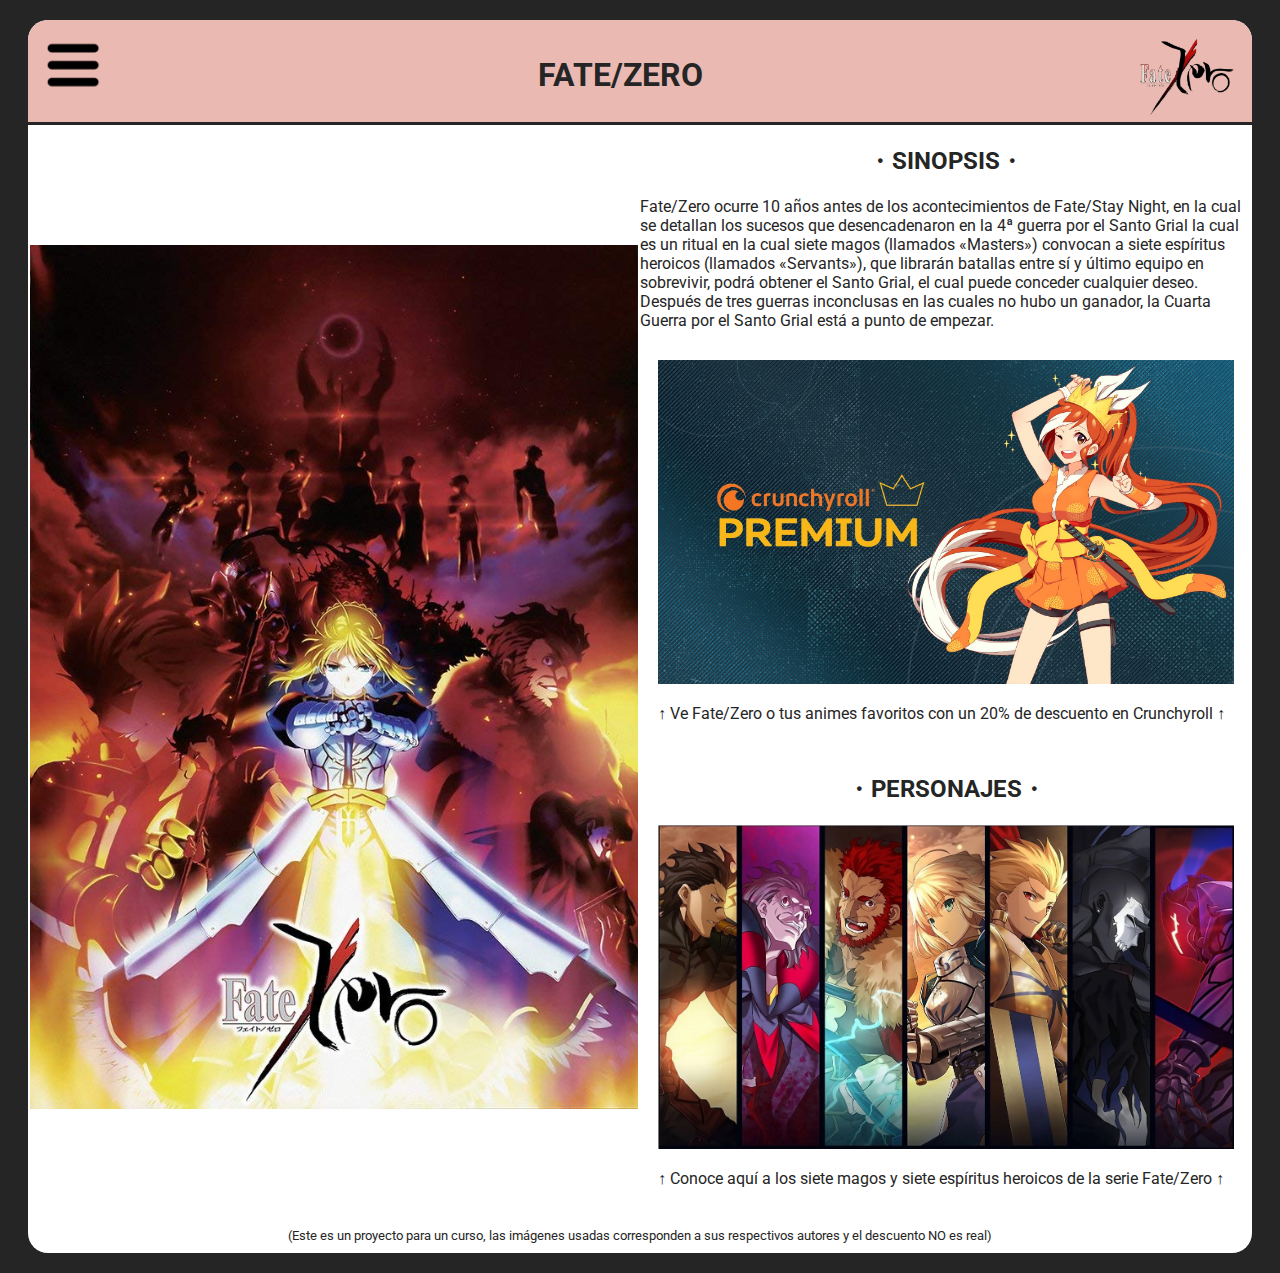
<file: index.html>
<!--Alejandra Hinojosa . Modulo 21 - Proyecto #2-->
<!DOCTYPE html>
<html lang="es">
<head>
    <meta charset="UTF-8">
    <meta name="viewport" content="width=device-width, initial-scale=1.0">
    <meta name="description" content="Encuentra infomación y ofertas sobre la serie de anime: Fate Zero">
    <meta property="og:title" content="Fate Zero - Website">
    <meta property="og:image" content="img/logo.png">
    <meta property="og:description" content="Encuentra descuentos e información sobre la serie de anime: Fate Zero">
    <meta property="og:url" content="www.fatezeroanimesite.com">
    <link rel="preconnect" href="https://fonts.googleapis.com">
    <link rel="preconnect" href="https://fonts.gstatic.com" crossorigin>
    <link href="https://fonts.googleapis.com/css2?family=Nunito:wght@300&family=Roboto:ital,wght@0,100;0,300;0,400;0,500;0,700;0,900;1,100;1,300;1,400;1,500;1,700;1,900&display=swap" rel="stylesheet">
    <link rel="stylesheet" href="css/main.css">
    <script src="script/functions.js" defer></script>
    <title>Fate/Zero - Website</title>
</head>

<body>
    <div>
        <header>
            <nav>
                <img src="img/menu.png" class="menuLogo" alt="Logo del menu" role="menu">
                <h1>FATE/ZERO</h1>
                <a href="index.html"><img src="img/logo.png" class="iconLogo" alt="Logo de la serie"></a>
            </nav>                
        </header>
        
        <main class="grid-container">
            <section class="leftMenu">
                <button aria-label="Cerrar">X</button>
                <h2 class="menuTitle">・MENU・</h2>
                <h3 class="hover"><a href="index.html">INICIO</a></h3>
                <h3 class="hover"><a href="characters.html">PERSONAJES</a></h3>
                <h3 class="hover"><a href="form.html">REGISTRO</a></h3>        
                <h3 class="hover"><a href="form.html">PROMOCIONES</a></h3>
            </section>

            <section class="left">
                <img src="img/poster.jpg" class="imgPoster" alt="Poster de la serie fate zero">
            </section>          

            <section class="right">
                <article>
                    <h2>・SINOPSIS・</h2>
                    <p>Fate/Zero ocurre 10 años antes de los acontecimientos de Fate/Stay Night, en la cual se detallan los sucesos que desencadenaron en la 4ª guerra por el Santo Grial la cual es un ritual en la cual siete magos (llamados <span lang="en">«Masters»</span>) convocan a siete espíritus heroicos (llamados <span lang="en">«Servants»</span>), que librarán batallas entre sí y último equipo en sobrevivir, podrá obtener el Santo Grial, el cual puede conceder cualquier deseo. Después de tres guerras inconclusas en las cuales no hubo un ganador, la Cuarta Guerra por el Santo Grial está a punto de empezar.</p>
                </article>  
                <article>
                    <a href="form.html"><img src="img/crunchyroll.jpg" class="hover" alt="promocion de crunchyroll"></a>
                    <p>↑ Ve Fate/Zero o tus animes favoritos con un 20% de descuento en Crunchyroll ↑</p>
                </article>
                <article>
                    <h2>・PERSONAJES・</h2>
                    <a href="characters.html"><img src="img/characters.png" class="hover" alt="personajes de fate zero"></a>
                    <p>↑  Conoce aquí a los siete magos y siete espíritus heroicos de la serie Fate/Zero  ↑</p>
                </article>
            </section>  
        </main>

        <footer>            
            <small>(Este es un proyecto para un curso, las imágenes usadas corresponden a sus respectivos autores y el descuento NO es real)</small>  
        </footer>
    </div>
</body>
</html>
</file>
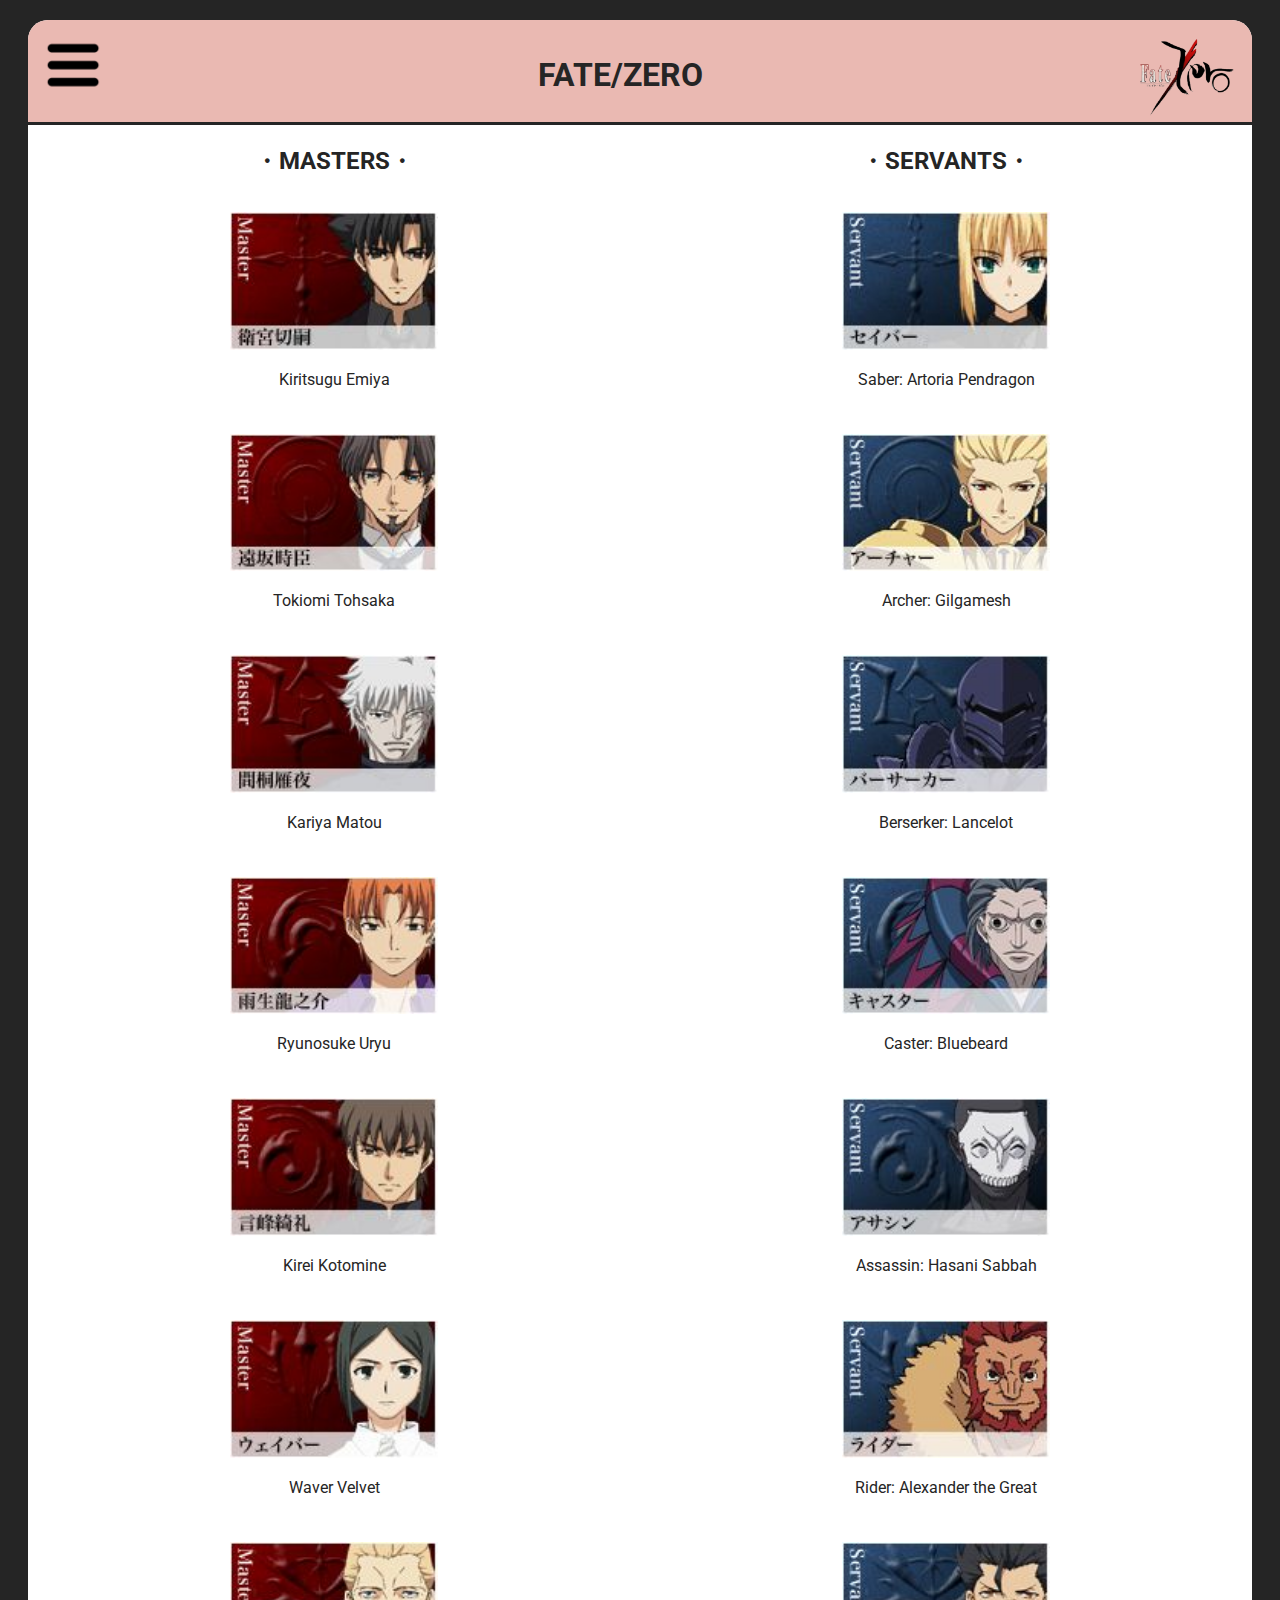
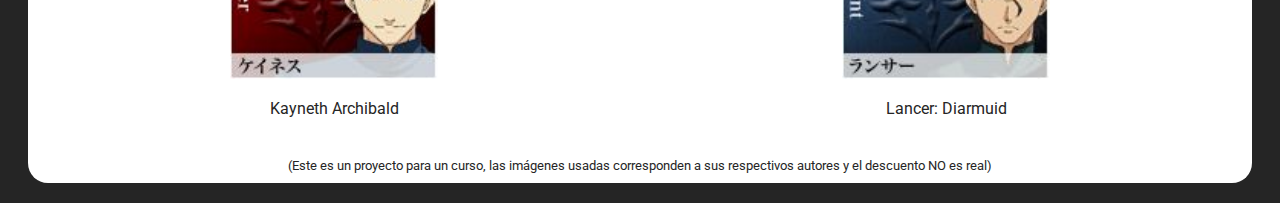
<file: characters.html>
<!--Alejandra Hinojosa . Modulo 21 - Proyecto #2-->
<!DOCTYPE html>
<html lang="es">
<head>
    <meta charset="UTF-8">
    <meta name="viewport" content="width=device-width, initial-scale=1.0">
    <meta name="description" content="Encuentra infomación y ofertas sobre la serie de anime: Fate Zero">
    <meta property="og:title" content="Fate Zero - Website">
    <meta property="og:image" content="img/logo.png">
    <meta property="og:description" content="Encuentra descuentos e información sobre la serie de anime: Fate Zero">
    <meta property="og:url" content="www.fatezeroanimesite.com">
    <link rel="preconnect" href="https://fonts.googleapis.com">
    <link rel="preconnect" href="https://fonts.gstatic.com" crossorigin>
    <link href="https://fonts.googleapis.com/css2?family=Nunito:wght@300&family=Roboto:ital,wght@0,100;0,300;0,400;0,500;0,700;0,900;1,100;1,300;1,400;1,500;1,700;1,900&display=swap" rel="stylesheet">
    <link rel="stylesheet" href="css/main.css">
    <script src="script/functions.js" defer></script>
    <title>Fate/Zero - Personajes</title>
</head>

<body>
    <div>
        <header>
            <nav>
                <img src="img/menu.png" class="menuLogo" alt="Logo del menu" role="menu">
                <h1>FATE/ZERO</h1>
                <a href="index.html"><img src="img/logo.png" class="iconLogo" alt="Logo de la serie"></a>
            </nav>                
        </header>
        
        <main class="grid-container">
            <section class="leftMenu">
                <button aria-label="Cerrar">X</button>
                <h2 class="menuTitle">・MENU・</h2>
                <h3 class="hover"><a href="index.html">INICIO</a></h3>
                <h3 class="hover"><a href="characters.html">PERSONAJES</a></h3>
                <h3 class="hover"><a href="form.html">REGISTRO</a></h3>        
                <h3 class="hover"><a href="form.html">PROMOCIONES</a></h3>
            </section>

            <section class="left">
                <h2>・MASTERS・</h2>
                <article class="charaStyle">
                    <a href="#" id="myBtn"><img src="img/master01.jpg" class="imgChara" alt="personaje master"></a>
                    <div id="myModal" class="modal">                        
                        <div class="modal-content">
                          <span class="close">&times;</span>
                          <img src="img/master01info.png" class="infoChara" alt="información de personaje master">
                        </div>  
                    </div>
                    <p>Kiritsugu Emiya</p>
                    <a href="#" id="myBtn"><img src="img/master02.jpg" class="imgChara" alt="personaje master"></a>
                    <div id="myModal" class="modal">                        
                        <div class="modal-content">
                          <span class="close">&times;</span>
                          <img src="img/master02info.png" class="infoChara" alt="información de personaje master">
                        </div>  
                    </div>
                    <p>Tokiomi Tohsaka</p>
                    <a href="#" id="myBtn"><img src="img/master03.jpg" class="imgChara" alt="personaje master"></a>
                    <div id="myModal" class="modal">                        
                        <div class="modal-content">
                          <span class="close">&times;</span>
                          <img src="img/master03info.png" class="infoChara" alt="información de personaje master">
                        </div>  
                    </div>
                    <p>Kariya Matou</p>
                    <a href="#" id="myBtn"><img src="img/master04.jpg" class="imgChara" alt="personaje master"></a>
                    <div id="myModal" class="modal">                        
                        <div class="modal-content">
                          <span class="close">&times;</span>
                          <img src="img/master04info.png" class="infoChara" alt="información de personaje master">
                        </div>  
                    </div>
                    <p>Ryunosuke Uryu</p>
                    <a href="#" id="myBtn"><img src="img/master05.jpg" class="imgChara" alt="personaje master"></a>
                    <div id="myModal" class="modal">                        
                        <div class="modal-content">
                          <span class="close">&times;</span>
                          <img src="img/master05info.png" class="infoChara" alt="información de personaje master">
                        </div>  
                    </div>
                    <p>Kirei Kotomine</p>
                    <a href="#" id="myBtn"><img src="img/master06.jpg" class="imgChara" alt="personaje master"></a>
                    <div id="myModal" class="modal">                        
                        <div class="modal-content">
                          <span class="close">&times;</span>
                          <img src="img/master06info.png" class="infoChara" alt="información de personaje master">
                        </div>  
                    </div>
                    <p>Waver Velvet</p>
                    <a href="#" id="myBtn"><img src="img/master07.jpg" class="imgChara" alt="personaje master"></a>
                    <div id="myModal" class="modal">                        
                        <div class="modal-content">
                          <span class="close">&times;</span>
                          <img src="img/master07info.png" class="infoChara" alt="información de personaje master">
                        </div>  
                    </div>
                    <p>Kayneth Archibald</p>
                </article>
            </section>          

            <section class="right">
                <h2>・SERVANTS・</h2>
                <article class="charaStyle">
                    <a href="#" id="myBtn"><img src="img/servant01.jpg" class="imgChara" alt="personaje servant"></a>
                    <div id="myModal" class="modal">                        
                        <div class="modal-content">
                          <span class="close">&times;</span>
                          <img src="img/servant01info.png" class="infoChara" alt="información de personaje servant">
                        </div>  
                    </div>
                    <p>Saber: Artoria Pendragon</p>
                    <a href="#" id="myBtn"><img src="img/servant02.jpg" class="imgChara" alt="personaje servant"></a>
                    <div id="myModal" class="modal">                        
                        <div class="modal-content">
                          <span class="close">&times;</span>
                          <img src="img/servant02info.png" class="infoChara" alt="información de personaje servant">
                        </div>  
                    </div>
                    <p>Archer: Gilgamesh</p>
                    <a href="#" id="myBtn"><img src="img/servant03.jpg" class="imgChara" alt="personaje servant"></a>
                    <div id="myModal" class="modal">                        
                        <div class="modal-content">
                          <span class="close">&times;</span>
                          <img src="img/servant03info.png" class="infoChara" alt="información de personaje servant">
                        </div>  
                    </div>
                    <p>Berserker: Lancelot</p>
                    <a href="#" id="myBtn"><img src="img/servant04.jpg" class="imgChara" alt="personaje servant"></a>
                    <div id="myModal" class="modal">                        
                        <div class="modal-content">
                          <span class="close">&times;</span>
                          <img src="img/servant04info.png" class="infoChara" alt="información de personaje servant">
                        </div>  
                    </div>
                    <p>Caster: Bluebeard</p>
                    <a href="#" id="myBtn"><img src="img/servant05.jpg" class="imgChara" alt="personaje servant"></a>
                    <div id="myModal" class="modal">                        
                        <div class="modal-content">
                          <span class="close">&times;</span>
                          <img src="img/servant05info.png" class="infoChara" alt="información de personaje servant">
                        </div>  
                    </div>
                    <p>Assassin: Hasani Sabbah</p>
                    <a href="#" id="myBtn"><img src="img/servant06.jpg" class="imgChara" alt="personaje servant"></a>
                    <div id="myModal" class="modal">                        
                        <div class="modal-content">
                          <span class="close">&times;</span>
                          <img src="img/servant06info.png" class="infoChara" alt="información de personaje servant">
                        </div>  
                    </div>
                    <p>Rider: Alexander the Great</p>
                    <a href="#" id="myBtn"><img src="img/servant07.jpg" class="imgChara" alt="personaje servant"></a>
                    <div id="myModal" class="modal">                        
                        <div class="modal-content">
                          <span class="close">&times;</span>
                          <img src="img/servant07info.png" class="infoChara" alt="información de personaje servant">
                        </div>  
                    </div>
                    <p>Lancer: Diarmuid</p>
                </article>
            </section>  
        </main>

        <footer>            
            <small>(Este es un proyecto para un curso, las imágenes usadas corresponden a sus respectivos autores y el descuento NO es real)</small>  
        </footer>
    </div>
</body>
</html>
</file>
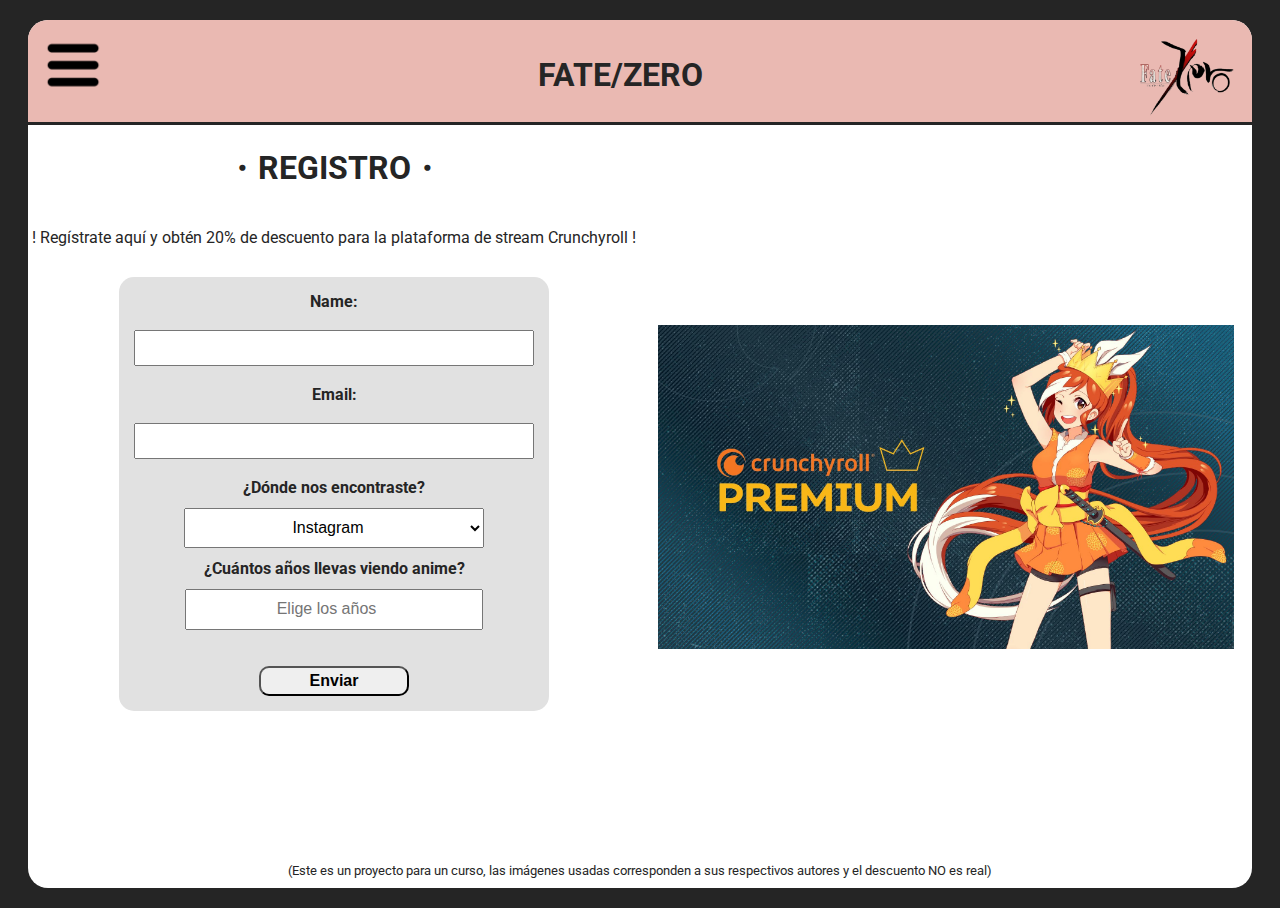
<file: form.html>
<!--Alejandra Hinojosa . Modulo 21 - Proyecto #2-->
<!DOCTYPE html>
<html lang="es">
<head>
    <meta charset="UTF-8">
    <meta name="viewport" content="width=device-width, initial-scale=1.0">
    <meta name="description" content="Encuentra infomación y ofertas sobre la serie de anime: Fate Zero">
    <meta property="og:title" content="Fate Zero - Website">
    <meta property="og:image" content="img/logo.png">
    <meta property="og:description" content="Encuentra descuentos e información sobre la serie de anime: Fate Zero">
    <meta property="og:url" content="www.fatezeroanimesite.com">
    <link rel="preconnect" href="https://fonts.googleapis.com">
    <link rel="preconnect" href="https://fonts.gstatic.com" crossorigin>
    <link href="https://fonts.googleapis.com/css2?family=Nunito:wght@300&family=Roboto:ital,wght@0,100;0,300;0,400;0,500;0,700;0,900;1,100;1,300;1,400;1,500;1,700;1,900&display=swap" rel="stylesheet">
    <link rel="stylesheet" href="css/main.css">
    <script src="script/functions.js" defer></script>
    <title>Fate/Zero - Registro</title>
</head>

<body>
    <div>
        <header>
            <nav>
                <img src="img/menu.png" class="menuLogo" alt="Logo del menu" role="menu">
                <h1>FATE/ZERO</h1>
                <a href="index.html"><img src="img/logo.png" class="iconLogo" alt="Logo de la serie"></a>
            </nav>                
        </header>
        
        <main class="grid-container">
            <section class="leftMenu">
                <button aria-label="Cerrar">X</button>
                <h2 class="menuTitle">・MENU・</h2>
                <h3 class="hover"><a href="index.html">INICIO</a></h3>
                <h3 class="hover"><a href="characters.html">PERSONAJES</a></h3>
                <h3 class="hover"><a href="form.html">REGISTRO</a></h3>        
                <h3 class="hover"><a href="form.html">PROMOCIONES</a></h3>
            </section>

            <section class="left">
                <h1>・REGISTRO・</h1>
                <p>! Regístrate aquí y obtén 20% de descuento para la plataforma de stream Crunchyroll !</p>
                    <form class="formStyle">
                        <label lang="en" for="fname">Name:</label>
                        <input type="text" id="fname" name="fname" class="formText">
                        <label lang="en" for="lname">Email:</label>
                        <input type="text" id="lname" name="lname" class="formText">                        
                        <label for="cars">¿Dónde nos encontraste?</label>
                        <select name="where" id="where" class="formText">
                        <option value="instagram">Instagram</option>
                        <option value="facebook">Facebook</option>
                        <option value="twitter">Twitter</option>
                        <option value="otros">Otros</option>
                        </select>
                        <label for="time">¿Cuántos años llevas viendo anime?</label>
                        <input type="number" id="time" name="time" required placeholder="Elige los años" class="formText">
                        <button aria-label="Enviar información" class="btnSend">Enviar</button>
                    </form>  
                </section> 

                <section class="right">
                    <a href="https://www.crunchyroll.com/es" class="crunchyAd hover" target="_blank" rel="sponsored"><img src="img/crunchyroll.jpg" class="imgCrunchy" alt="promocion de crunchyroll"></a>
                </section>
        </main>

        <footer>            
            <small>(Este es un proyecto para un curso, las imágenes usadas corresponden a sus respectivos autores y el descuento NO es real)</small>  
        </footer>
    </div>
</body>
</html>
</file>
<file: css/main.css>
@charset "UTF-8";
html {
  background-color: #252525;
}

.grid-container {
  width: 100%;
  display: grid;
  grid-template-columns: 1fr 1fr;
  grid-template-areas: "left right";
}

body {
  font-family: "Roboto", Arial, Helvetica, sans-serif;
  font-size: 1rem;
  color: #252525;
}
body div {
  background-color: #ffffff;
  border-radius: 20px;
  margin: 20px;
}
body div header nav {
  display: flex;
  justify-content: space-between;
  padding: 15px 15px 0px 15px;
  background-color: rgb(234, 185, 178);
  border-radius: 20px 20px 0px 0px;
  border-bottom: solid;
}
body div header .iconLogo {
  width: 100px;
}
body div header .menuLogo {
  height: 60px;
}
body div main img {
  width: 36em;
}
body div main .imgPoster {
  margin-top: 120px;
  width: 38em;
}
body div main .imgChara {
  width: 13em;
  padding: 15px 15px 0px 15px;
}
body div main h2 {
  text-align: center;
}
body div main h3 {
  text-align: center;
  padding: 10px;
}
body div main h3 a:link {
  text-decoration: none;
}
body div main h3 a:visited {
  text-decoration: none;
}
body div main section {
  display: flex;
  flex-direction: column;
  align-items: center;
}
body div main section .crunchyAd {
  margin: 200px 0px;
}
body div main section .charaStyle p {
  text-align: center;
}
body div main section .formStyle {
  display: flex;
  flex-direction: column;
  align-items: center;
  gap: 11px;
  padding: 15px;
  border-radius: 15px;
  background-color: rgb(225, 225, 225);
}
body div main section .formStyle select, body div main section .formStyle option {
  width: 300px;
  height: 40px;
  font-size: 1rem;
  text-align: center;
}
body div main section .formStyle input[type=number] {
  width: 290px;
  height: 35px;
  font-size: 1rem;
  text-align: center;
}
body div main section .formStyle label {
  font-weight: bold;
}
body div main section .formStyle input[type=text] {
  width: 400px;
  padding: 7px;
  margin: 8px 0;
  box-sizing: border-box;
  font-size: 1rem;
}
body div main section p {
  margin-bottom: 30px;
}
body div main section a:link {
  text-decoration: none;
}
body div main section a:visited {
  text-decoration: none;
}
body div footer {
  display: flex;
  justify-content: center;
  padding: 10px;
  text-align: center;
}

@media screen and (max-width: 78em) {
  .grid-container {
    width: 100%;
    display: grid;
    grid-template-columns: 1fr;
    grid-template-areas: "left" "right";
  }
  body div main .imgPoster {
    margin-top: 50px;
    width: 25em;
    margin-left: 10px;
  }
  body div main img {
    width: 30em;
    margin-left: 50px;
  }
  body div main .imgChara {
    width: 20em;
    margin: 0;
  }
  body div main h3 {
    width: 93%;
    font-size: 1.3rem;
  }
  body div main p {
    padding: 10px;
  }
  body div main .leftMenu {
    width: 40%;
  }
  body div main .leftMenu button {
    width: 50px;
    height: 50px;
    margin-left: 280px;
  }
  body div main section .imgCrunchy {
    width: 30em;
    margin: 0px 0px 20px 0px;
  }
  body div main section form {
    margin-bottom: -50px;
  }
  footer {
    padding: 10px;
    text-align: center;
  }
}
/*botones, barras de navegación, tarjetas, etc...*/
body div main .modal {
  display: none;
  position: fixed;
  z-index: 1;
  padding-top: 100px;
  left: 0;
  top: 0;
  width: 100%;
  height: 100%;
  background-color: rgb(0, 0, 0);
  background-color: rgba(0, 0, 0, 0.4);
}
body div main .modal-content {
  background-color: #ffffff;
  margin: auto;
  padding: 15px;
  border: none;
  width: 44.5%;
}
body div main .close {
  color: #252525;
  float: right;
  font-size: 30px;
  font-weight: bold;
}
body div main .close:hover,
body div main .close:focus {
  color: #bdbdbd;
  text-decoration: none;
  cursor: pointer;
}
body div main .leftMenu {
  width: 15%;
  height: 60%;
  position: absolute;
  left: -50%;
  top: 10px;
  background-color: rgb(225, 225, 225);
  padding: 20px;
  box-shadow: -19px -1px 22px -15px rgba(0, 0, 0, 0.29);
  transition: all 0.25s ease;
  border-radius: 0px 15px 15px 0px;
  border: solid;
}
body div main .leftMenu.showMenu {
  left: 0%;
}
body div main .leftMenu button {
  margin-left: 12em;
  width: 50px;
  padding: 5px;
  border-radius: 5px;
  background-color: rgb(255, 255, 255);
  border: none;
}
body div main .leftMenu .menuTitle {
  text-align: center;
}
body div main section .btnSend {
  width: 150px;
  height: 30px;
  margin-top: 25px;
  font-weight: bold;
  font-size: 1rem;
  border-radius: 10px;
}
body div main section .btnSend:hover {
  outline: none;
  background-color: rgb(234, 185, 178);
  border: 3px solid rgb(234, 185, 178);
}/*# sourceMappingURL=main.css.map */
</file>
